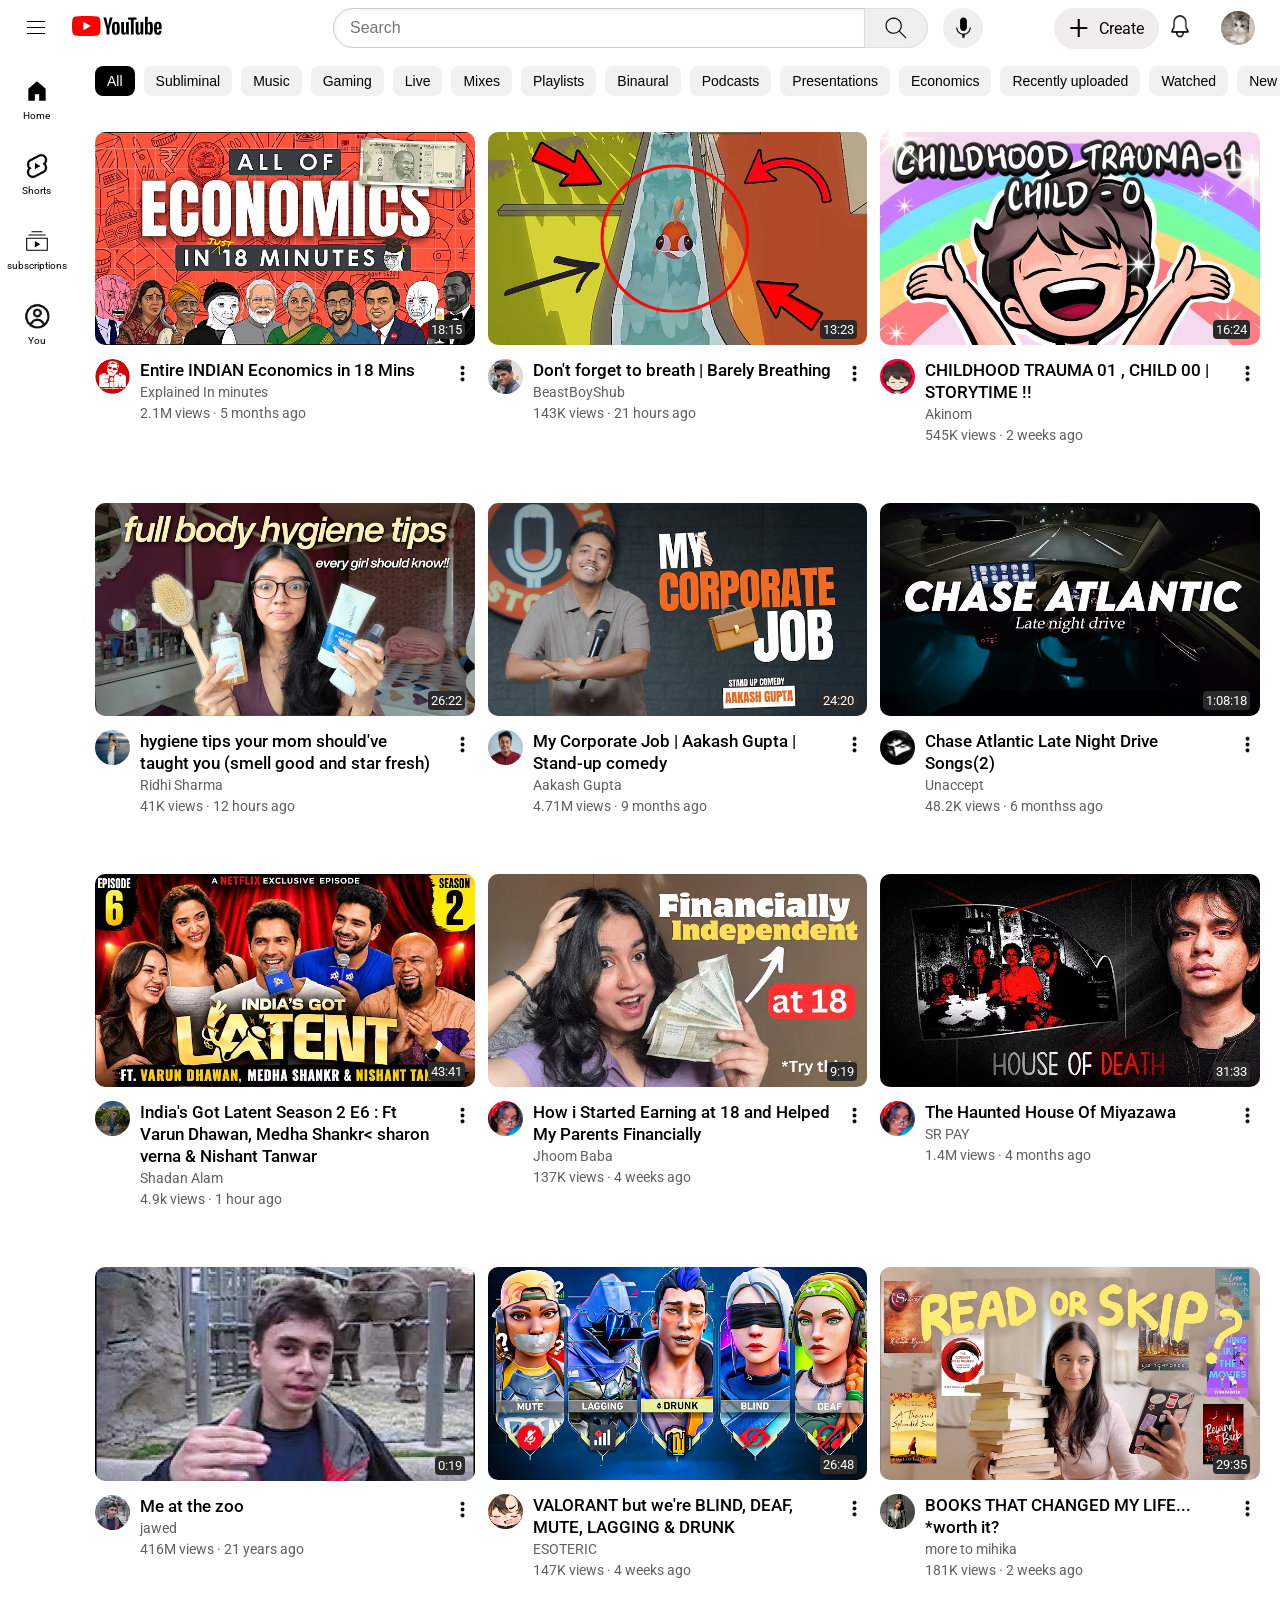
<file: index.html>
<!DOCTYPE html>
<html>
  <head>

    <title>Youtube Clone</title>

    <link rel="preconnect" href="https://fonts.googleapis.com">
    <link rel="preconnect" href="https://fonts.googleapis.com">
    <link rel="preconnect" href="https://fonts.gstatic.com" crossorigin>
    <link href="https://fonts.googleapis.com/css2?family=Roboto:ital,wght@0,100..900;1,100..900&display=swap" rel="stylesheet">

    <link rel="stylesheet" href="cssCode/general.css">
    <link rel="stylesheet" href="cssCode/base-video.css">
    <link rel="stylesheet" href="cssCode/header.css">
    <link rel="stylesheet" href="cssCode/side-bar.css">
    <link rel="stylesheet" href="cssCode/recommendations-bar.css">

  </head>

  <body>

    <header class="header">

      <div class="leftside">
        <img class="hamburger-menu" src="icons/hamburger-menu.svg">
        <div class="youtube-logo-container">
          <img class="youtube-logo" src="icons/youtube-logo.svg">
          <div class="tooltip"> Youtube Home </div>
        </div>
      </div>

      <div class="middleside">
        <input class="searchbox" type="text" placeholder="Search">
        <button class="search-icon-container">
          <img class="search-icon" src="icons/search.svg">
          <div class="tooltip"> Search </div>
        </button>
        <button class="mic-icon-container">
          <img class="mic-icon" src="icons/voice-search-icon.svg">
          <div class="tooltip"> Search with your voice </div>
        </button>
      </div>

      <div class="rightside">
        <div class="create-icon"> <span>+</span> Create </div>
        <div class="notification-icon-container">
          <img class="notification-icon" src="icons/notifications.png">
          <div class="tooltip"> Notifications </div>
        </div>
        <img class="my-channel-icon" src="icons/graykitty.jpg">
      </div>

    </header>

    <nav class="side-bar">

      <div class="sidebar-icons">
        <img src="icons/home.svg">
        <p> Home </p>
        <div> Home </div>
      </div>

      <div class="sidebar-icons">
        <img src="icons/shorts.jpg">
        <p> Shorts </p>
        <div> Shorts </div>
      </div>

      <div class="sidebar-icons">
        <img src="icons/subscriptions.svg">
        <p> subscriptions </p>
        <div> subscriptions </div>
      </div>

      <div class="sidebar-icons">
        <img src="icons/You-icon.png">
        <p> You </p>
        <div> You </div>
      </div>

    </nav>

    <nav class="recommendations-bar">
      
      <button class="recommendations-all"> All </button>
      <button class="recommendations">  Subliminal</button>
      <button class="recommendations"> Music </button>
      <button class="recommendations"> Gaming </button>
      <button class="recommendations"> Live </button>
      <button class="recommendations"> Mixes </button>
      <button class="recommendations"> Playlists </button>
      <button class="recommendations"> Binaural</button>
      <button class="recommendations"> Podcasts </button>
      <button class="recommendations"> Presentations </button>
      <button class="recommendations"> Economics </button>
      <button class="recommendations"> Recently uploaded </button>
      <button class="recommendations"> Watched </button>
      <button class="recommendations"> New to you </button>

    </nav>

    <main>

      <section class="base-video-grid">

        <div class="video-grid">

          
          <div class="thumbnail-container">
            <a href="https://youtu.be/HGe-SUyPZ38?si=0U_WY6kxdhoLfIzr">
              <img class="thumbnail" src="videos/economics.avif">
            </a>
            <div class="video-timeline"> 18:15 </div>
          </div>

          <div class="preview">

            <div class="logo-row">
              <a href="https://www.youtube.com/@xplainedInminutess">
                <img class="logo" src="videos/logo1.jpg">
              </a>
            </div>

            <div class="video-info">
              <p class="video-title"> Entire INDIAN Economics in 18 Mins </p>
              <p class="video-author"> Explained In minutes </p>
              <p class="video-stats"> 2.1M views &#183; 5 months ago </p>
            </div>

            <div class="vertical-elipses">
              <img src="icons/vertical-elipses.png">
            </div>
            
          </div>
          
        </div>
      
        <div class="video-grid">

          <div class="thumbnail-container">
            <a href="https://www.youtube.com/watch?v=DeaAU_mDrD4&list=PLGvQI4AUVfxo&index=4">
              <img class="thumbnail" src="videos/fish.avif">
            </a>
            <div class="video-timeline"> 13:23 </div>
          </div>

          <div class="preview">
            
            <div class="logo-row">
              <a href="https://www.youtube.com/@BeastBoyShub">
                <img class="logo" src="videos/logo2.jpg">
              </a>  
            </div>

            <div class="video-info">
              <p class="video-title"> Don't forget to breath &#124; Barely Breathing </p>
              <p class="video-author"> BeastBoyShub </p>
              <p class="video-stats"> 143K views &#183; 21 hours ago </p>
            </div>

            <div class="vertical-elipses">
              <img src="icons/vertical-elipses.png">
            </div>
            
          </div>

        </div>

        <div class="video-grid">

          <div class="thumbnail-container">
            <a href="https://www.youtube.com/watch?v=OUvSExqompY&list=PLGvQI4AUVfxo&index=5">
              <img class="thumbnail" src="videos/childhood trauma.avif">
            </a>
            <div class="video-timeline"> 16:24 </div>
          </div>

          <div class="preview">

            <div class="logo-row">
              <a href="https://www.youtube.com/@AkinomKaYoutube">
                <img class="logo" src="videos/logo3.jpg">
              </a>
            </div>

            <div class="video-info">
              <p class="video-title"> CHILDHOOD TRAUMA 01 , CHILD 00 &#124; STORYTIME !!  </p>
              <p class="video-author"> Akinom </p>
              <p class="video-stats"> 545K views &#183; 2 weeks ago </p>
            </div>

            <div class="vertical-elipses">
              <img src="icons/vertical-elipses.png">
            </div>
            
          </div>

        </div>
      
        <div class="video-grid">

          <div class="thumbnail-container">
            <a href="https://www.youtube.com/watch?v=r9yRkSaWgRs&list=PLGvQI4AUVfxo&index=3">
              <img class="thumbnail" src="videos/hygiene.avif">
            </a>
            <div class="video-timeline"> 26:22 </div>
          </div>

          <div class="preview">
          
            <div class="logo-row">
              <a href="https://www.youtube.com/@ridhi.culous">
                <img class="logo" src="videos/logo4.jpg">
              </a>

            </div>

            <div class="video-info">
              <p class="video-title"> hygiene tips your mom should've taught you (smell good and star fresh) </p>
              <p class="video-author"> Ridhi Sharma </p>
              <p class="video-stats"> 41K views &#183; 12 hours ago </p>
            </div>

            <div class="vertical-elipses">
              <img src="icons/vertical-elipses.png">
            </div>
          
          </div>

        </div>

        <div class="video-grid">

          <div class="thumbnail-container">
            <a href="https://www.youtube.com/watch?v=l_63zbTj9Hw&list=PLGvQI4AUVfxo&index=2">
              <img class="thumbnail" src="videos/standupComedy.avif">
            </a>

            <div class="video-timeline"> 24:20 </div>
          </div>

          <div class="preview">

            <div class="logo-row">
              <a href="https://www.youtube.com/@AakashGupta">
                <img class="logo" src="videos/logo5.jpg">
              </a>
            </div>

            <div class="video-info">
              <p class="video-title"> My Corporate Job &#124; Aakash Gupta &#124; Stand-up comedy  </p>
              <p class="video-author"> Aakash Gupta </p>
              <p class="video-stats"> 4.71M views &#183; 9 months ago </p>
            </div>

            <div class="vertical-elipses">
              <img src="icons/vertical-elipses.png">
            </div>
          
          </div>

        </div>
      
        <div class="video-grid">

          <div class="thumbnail-container">
            <a href="https://www.youtube.com/watch?v=G8Ydq5OAOkI&list=PLGvQI4AUVfxo&index=1">
              <img class="thumbnail" src="videos/chase.avif">
            </a>
            <div class="video-timeline"> 1:08:18 </div>
          </div>

          <div class="preview">
            
            <div class="logo-row">
              <a href="https://www.youtube.com/@unaccepts">
                <img class="logo" src="videos/logo6.jpg">
              </a>
            </div>

            <div class="video-info">
              <p class="video-title"> Chase Atlantic Late Night Drive Songs(2) </p>
              <p class="video-author"> Unaccept </p>
              <p class="video-stats"> 48.2K views &#183; 6 monthss ago </p>
            </div>

            <div class="vertical-elipses">
              <img src="icons/vertical-elipses.png">
            </div>
            
          </div>

        </div>

        <div class="video-grid">

          
          <div class="thumbnail-container">
            <a href="https://www.youtube.com/watch?v=ag5Q2iKQyOo">
              <img class="thumbnail" src="videos/Latent.avif">
            </a>
            <div class="video-timeline"> 43:41 </div>
          </div>

          <div class="preview">

            <div class="logo-row">
              <a href="https://www.youtube.com/@btwitshadan">
                <img class="logo" src="videos/logo7.jpg">
              </a>
            </div>

            <div class="video-info">
              <p class="video-title"> India's Got Latent Season 2 E6 : Ft Varun Dhawan, Medha Shankr< sharon verna &  Nishant Tanwar </p>
              <p class="video-author"> Shadan Alam </p>
              <p class="video-stats"> 4.9k views &#183; 1 hour ago </p>
            </div>

            <div class="vertical-elipses">
              <img src="icons/vertical-elipses.png">
            </div>
            
          </div>
          
        </div>
      
        <div class="video-grid">

          <div class="thumbnail-container">
            <a href="https://www.youtube.com/watch?v=YHW8mCBaQ-Q">
              <img class="thumbnail" src="videos/financially-independent.avif">
            </a>
            <div class="video-timeline"> 9:19 </div>
          </div>

          <div class="preview">
            
            <div class="logo-row">
              <a href="https://www.youtube.com/@jhoombaba22">
                <img class="logo" src="videos/logo8.jpg">
              </a>  
            </div>

            <div class="video-info">
              <p class="video-title"> How i Started Earning at 18 and Helped My Parents Financially </p>
              <p class="video-author"> Jhoom Baba </p>
              <p class="video-stats"> 137K views &#183; 4 weeks ago </p>
            </div>

            <div class="vertical-elipses">
              <img src="icons/vertical-elipses.png">
            </div>
            
          </div>

        </div>

        <div class="video-grid">

          <div class="thumbnail-container">
            <a href="https://www.youtube.com/watch?v=qAxCty2RWe0">
              <img class="thumbnail" src="videos/haunted-house.avif">
            </a>
            <div class="video-timeline"> 31:33 </div>
          </div>

          <div class="preview">

            <div class="logo-row">
              <a href="https://www.youtube.com/@SRPAY">
                <img class="logo" src="videos/logo8.jpg">
              </a>
            </div>

            <div class="video-info">
              <p class="video-title"> The Haunted House Of Miyazawa  </p>
              <p class="video-author"> SR PAY </p>
              <p class="video-stats"> 1.4M views &#183; 4 months ago </p>
            </div>

            <div class="vertical-elipses">
              <img src="icons/vertical-elipses.png">
            </div>
            
          </div>

        </div>
      
        <div class="video-grid">

          <div class="thumbnail-container">
            <a href="https://www.youtube.com/watch?v=jNQXAC9IVRw">
              <img class="thumbnail" src="videos/at-zoo.avif">
            </a>
            <div class="video-timeline"> 0:19 </div>
          </div>

          <div class="preview">
          
            <div class="logo-row">
              <a href="https://www.youtube.com/@jawed">
                <img class="logo" src="videos/logo10.jpg">
              </a>

            </div>

            <div class="video-info">
              <p class="video-title"> Me at the zoo </p>
              <p class="video-author"> jawed </p>
              <p class="video-stats"> 416M views &#183; 21 years ago </p>
            </div>

            <div class="vertical-elipses">
              <img src="icons/vertical-elipses.png">
            </div>
          
          </div>

        </div>

        <div class="video-grid">

          <div class="thumbnail-container">
            <a href="https://www.youtube.com/watch?v=m4NdDlVrdv4">
              <img class="thumbnail" src="videos/valorant.avif">
            </a>

            <div class="video-timeline"> 26:48 </div>
          </div>

          <div class="preview">

            <div class="logo-row">
              <a href="https://www.youtube.com/@heyesoteric">
                <img class="logo" src="videos/logo11.jpg">
              </a>
            </div>

            <div class="video-info">
              <p class="video-title"> VALORANT but we're BLIND, DEAF, MUTE, LAGGING & DRUNK  </p>
              <p class="video-author"> ESOTERIC </p>
              <p class="video-stats"> 147K views &#183; 4 weeks ago </p>
            </div>

            <div class="vertical-elipses">
              <img src="icons/vertical-elipses.png">
            </div>
          
          </div>

        </div>
      
        <div class="video-grid">

          <div class="thumbnail-container">
            <a href="https://www.youtube.com/watch?v=8X9rlHnp6R0">
              <img class="thumbnail" src="videos/books.avif">
            </a>
            <div class="video-timeline"> 29:35 </div>
          </div>

          <div class="preview">
            
            <div class="logo-row">
              <a href="https://www.youtube.com/@moretomihika">
                <img class="logo" src="videos/logo12.jpg">
              </a>
            </div>

            <div class="video-info">
              <p class="video-title"> BOOKS THAT CHANGED MY LIFE... *worth it? </p>
              <p class="video-author"> more to mihika </p>
              <p class="video-stats"> 181K views &#183; 2 weeks ago </p>
            </div>

            <div class="vertical-elipses">
              <img src="icons/vertical-elipses.png">
            </div>
            
          </div>

        </div>
    
      </section>

    </main>
  
  </body>
</html>
</file>
<file: cssCode/general.css>
p{
  margin: 0px;
}

body{
  margin: 0px;
  padding-top: 132px;
  padding-left: 75px;
  padding-right: 20px;
  padding-bottom: 20px;
  font-family: Roboto, arial;
}

a{
  text-decoration: none;
}

@media(max-width:800px){

  body{
    padding-left: 0px;
  }

}
</file>
<file: cssCode/base-video.css>
.base-video-grid{
  display: grid;
  grid-template-columns: 1fr 1fr 1fr;
  column-gap: 13px;
  row-gap: 60px;
  padding-left: 20px;

}

.video-grid{
  cursor: pointer;
}

@media(max-width:1130px){
  .base-video-grid{
    grid-template-columns: 1fr 1fr;
  }
}

@media(max-width:800px){
  .base-video-grid{
    grid-template-columns: 1fr;
  }
}

.thumbnail-container{
  position: relative;
}

.thumbnail{
  width: 100%;
  border-radius: 10px;
}

.video-timeline{
  background-color: rgb(43, 42, 42);
  color: white;
  position: absolute;
  bottom: 10px;
  right: 10px;
  font-size: 13px;
  padding: 2px 3px 2px 3px;
  border-radius: 4px;
}

.preview{
  display: grid;
  grid-template-columns: 35px 1fr 25px;
  column-gap: 10px;
  margin-top: 10px;
}

.logo{
  width: 100%;
  border-radius: 50px;
}

.video-title{
  font-weight: 500;
  font-size: 17px;
  line-height: 22px; 
}

.video-author{
  margin-top: 3px;
  margin-bottom: 5px;
}

.video-author, .video-stats{
  font-size: 14px;
  font-weight: medium;
  color: rgb(96, 96, 96);
}

.vertical-elipses{
  width: 25px;
}

.vertical-elipses img{
  width: 100%;
  margin-top: 2px;
}
</file>
<file: cssCode/header.css>
.header{
  height: 56px;
  display: flex;
  flex-direction: row;
  justify-content: space-between;
  position: fixed;
  top: 0;
  left: 0;
  right: 0;
  background-color: white;
  z-index: 100;
}

.leftside{
  display: flex;
  align-items: center;
}

.hamburger-menu{
  width: 24px;
  margin-left: 24px;
  margin-right: 24px;
}

.youtube-logo{
  width: 90px;
}

.middleside{
  flex: 1;
  margin-left: 100px;
  max-width: 650px;
  display: flex;
  align-items: center;
}

.searchbox{
  height: 36px;
  padding-left: 16px;
  border: solid;
  border-width: 1px;
  border-color: rgb(203, 203, 203);
  border-radius: 20px 0 0 20px;
  box-shadow: inset 1px 2px 5px rgba(0, 0, 0 , 0.04);
  width: 0;
  flex: 1;
}

.searchbox::placeholder{
  font-size: 16px;
}
.search-icon-container{
  width: 64px;
  height: 40px;
  border: solid;
  border-width: 1px;
  border-color: rgb(219, 219, 219);
  border-radius: 0 20px 20px 0;
  margin-left: -1px;
}

.search-icon{
  width: 28px;
  margin-top: 2px;
}

.mic-icon-container{
  width: 40px;
  height: 40px;
  margin-left: 15px;
  border: none;
  border-radius: 20px;
}

.mic-icon{
  width: 27px;
  margin-top: 1px;
}

.rightside{
  width: 210px;
  display: flex;
  align-items: center;
  flex-shrink: 0;
  margin-right: 16px;
}

.create-icon{
  border-radius: 30px;
  padding: 0px 15px 0px 15px;
  background-color: rgb(238, 236, 236);
  opacity: 0.98;
  display: flex;
  align-items: center;
}

.create-icon span{
  font-size: 35px;
  font-weight: 300;
  margin-right: 10px;
}

.notification-icon{
  width: 22px;
  height: 25px;
  opacity: 0.98;
  margin-right: 30px;
  margin-left: 10px;
}

.my-channel-icon{
  width: 34px;
  border-radius: 20px;
}

.youtube-logo-container,
.search-icon-container,
.mic-icon-container,
.notification-icon-container{
  position: relative;
}

.tooltip{
  position: absolute;
  font-size: 11px;
  font-family: Roboto, Arial;
  background-color: rgb(46, 46, 46);
  color: rgb(214, 214, 214);
  padding: 5px 6px 5px 6px;
  bottom: -20px;
  right: -20px;
  opacity: 0;
  pointer-events: none;
  transition: 0.25s;
  white-space: nowrap;
  z-index: 200;
}

.youtube-logo-container:hover .tooltip,
.search-icon-container:hover .tooltip,
.mic-icon-container:hover .tooltip,
.notification-icon-container:hover .tooltip{
  opacity: 1;
}
</file>
<file: cssCode/side-bar.css>
.side-bar{
  position: fixed;
  left: 0;
  bottom: 0;
  top: 60px;
  width: 68px;
  background-color: white;
  padding-top: 2px;
}

@media(max-width:800px){

  .side-bar{
    margin-left: -100px;
  }

}


.sidebar-icons{
  height: 75px;
  display: flex;
  flex-direction: column;
  justify-content: center;
  align-items: center;
  border-radius: 10px;
  margin-left: 5px;
  cursor: pointer;
  position: relative;
}

.sidebar-icons:hover{
  background-color: rgb(240, 240, 240);
}

.sidebar-icons img{
  width: 26px;
}

.sidebar-icons p{
  font-size: 10px;
  margin-top: 6px;
}

.sidebar-icons div{
  position: absolute;
  font-size: 11px;
  background-color: rgb(46, 46, 46);
  color: rgb(214, 214, 214);
  padding: 5px 6px 5px 6px;
  bottom: -10px;
  right: -20px;
  z-index: 200;
  opacity: 0;
  pointer-events: none;
  transition: 0.25s;
}

.sidebar-icons:hover div{
  opacity: 1;
}
</file>
<file: cssCode/recommendations-bar.css>
.recommendations-bar{
  position: fixed;
  display: flex;

  top: 56px;
  right: 0px;
  left: 95px;
  height: 30px;
  background-color: white;
  z-index: 100;
  padding-top: 10px;
  padding-bottom: 10px;
}

.recommendations,
.recommendations-all{
  background-color: rgb(241, 241, 241);
  padding: 7px 12px 7px 12px;
  border: none;
  border-radius: 8px;
  font-size: 14px;
  margin-right: 9px;
  cursor: pointer;
  white-space: nowrap;
}

.recommendations-all{
  background-color: black;
  color: white;
}

@media(max-width:800px){

  .recommendations-bar{
    left: 20px;
  }

}
</file>
